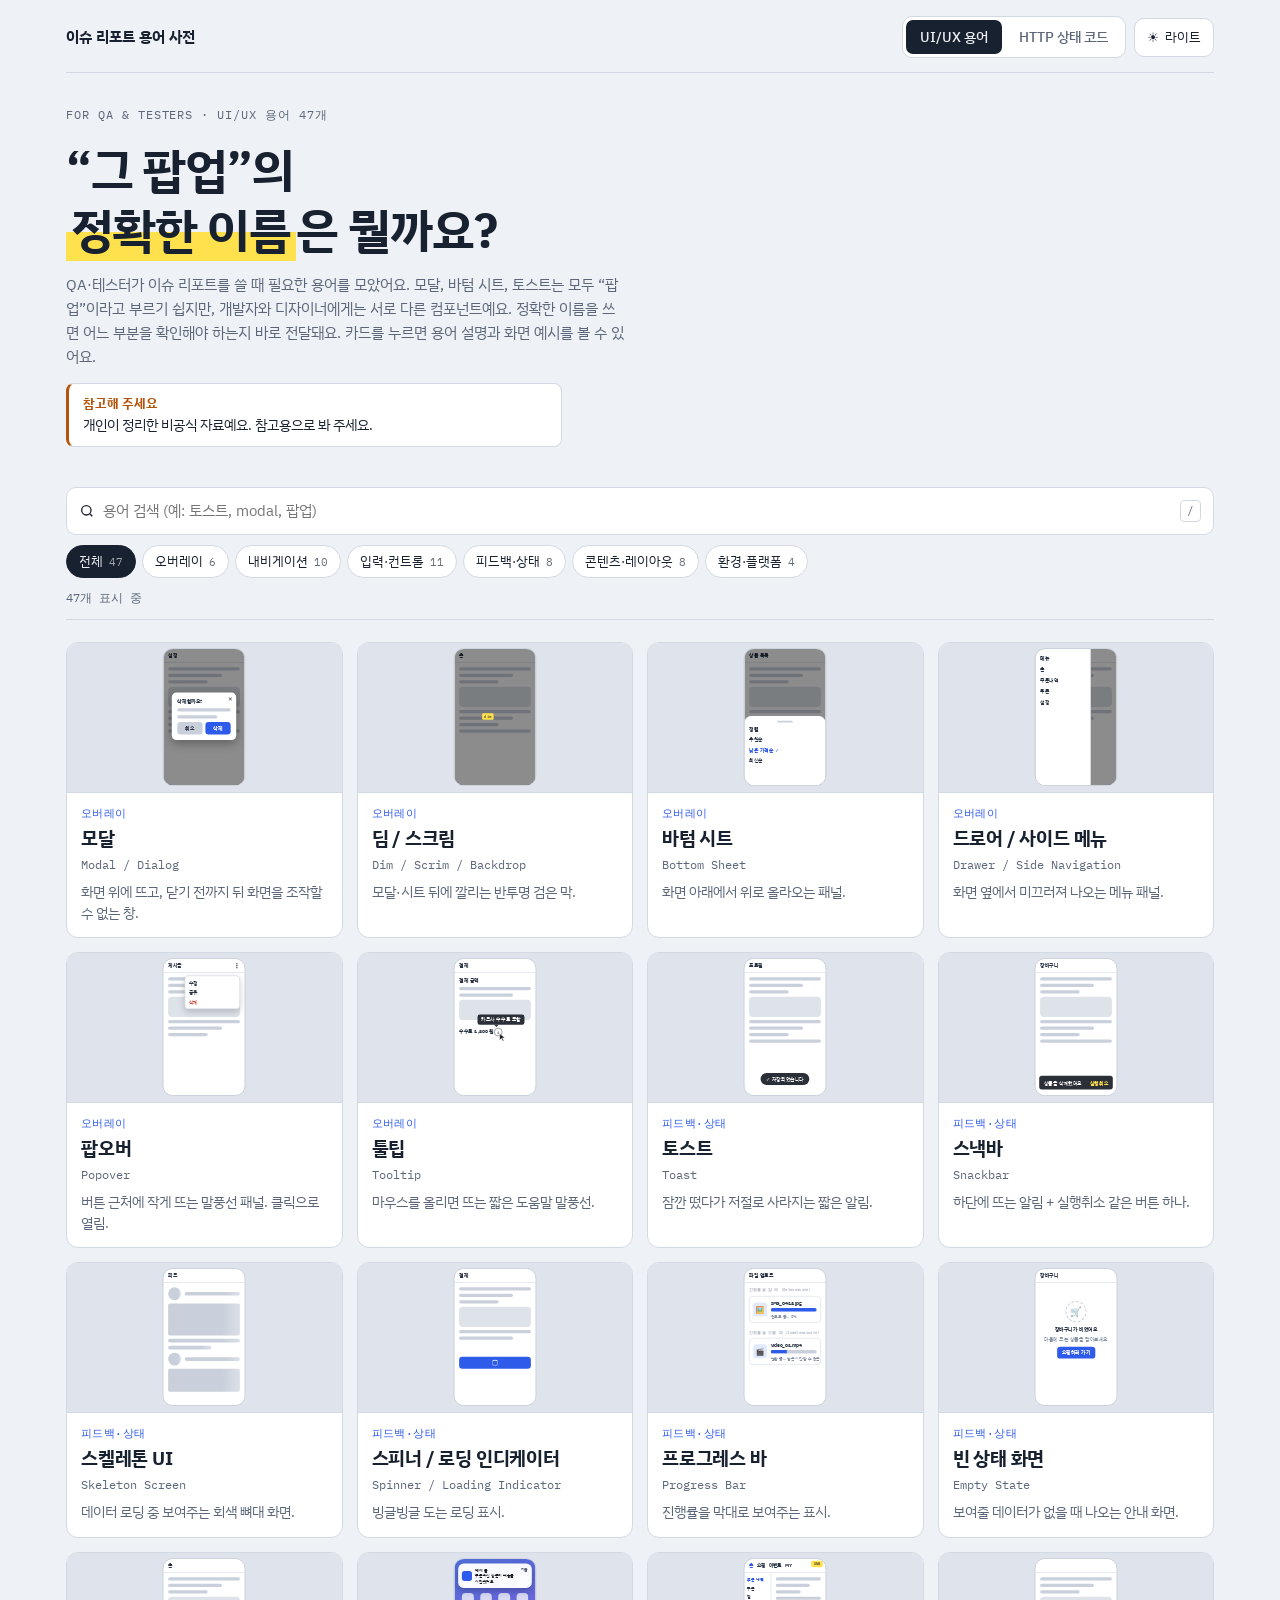
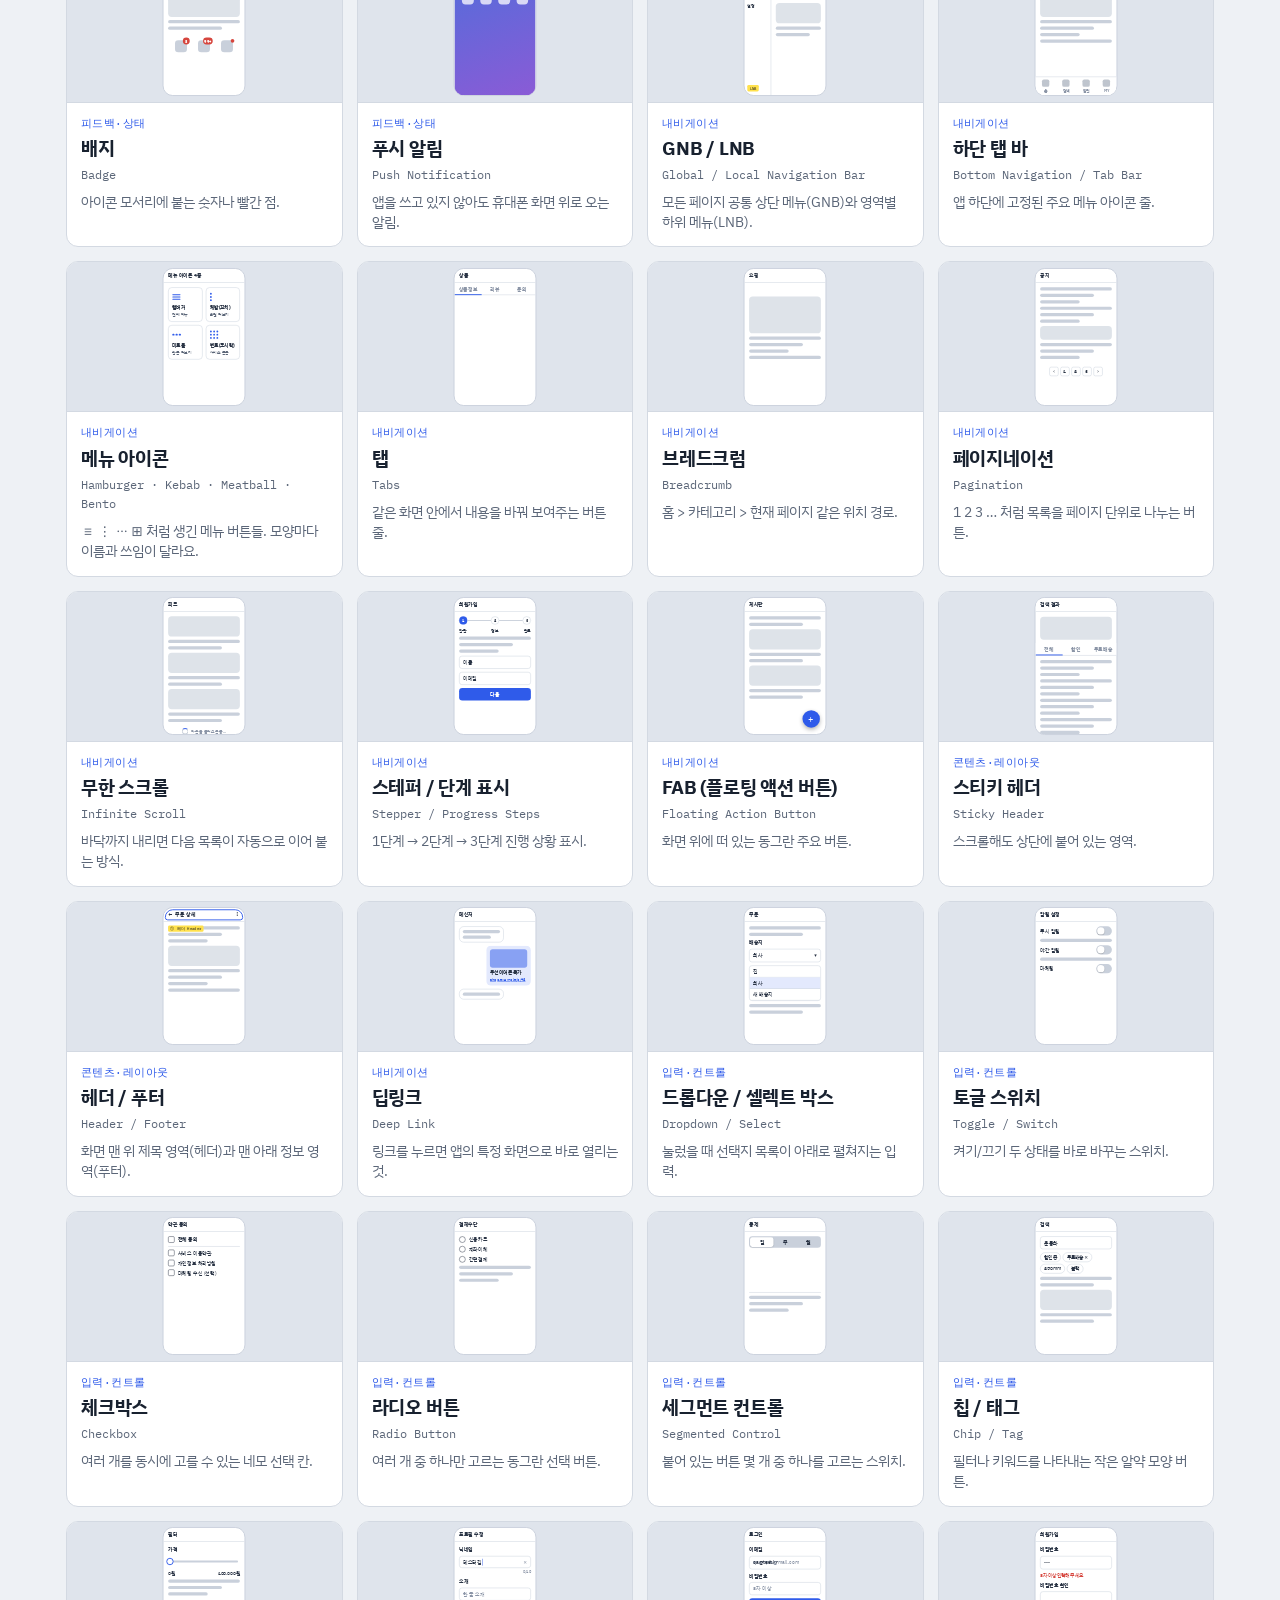
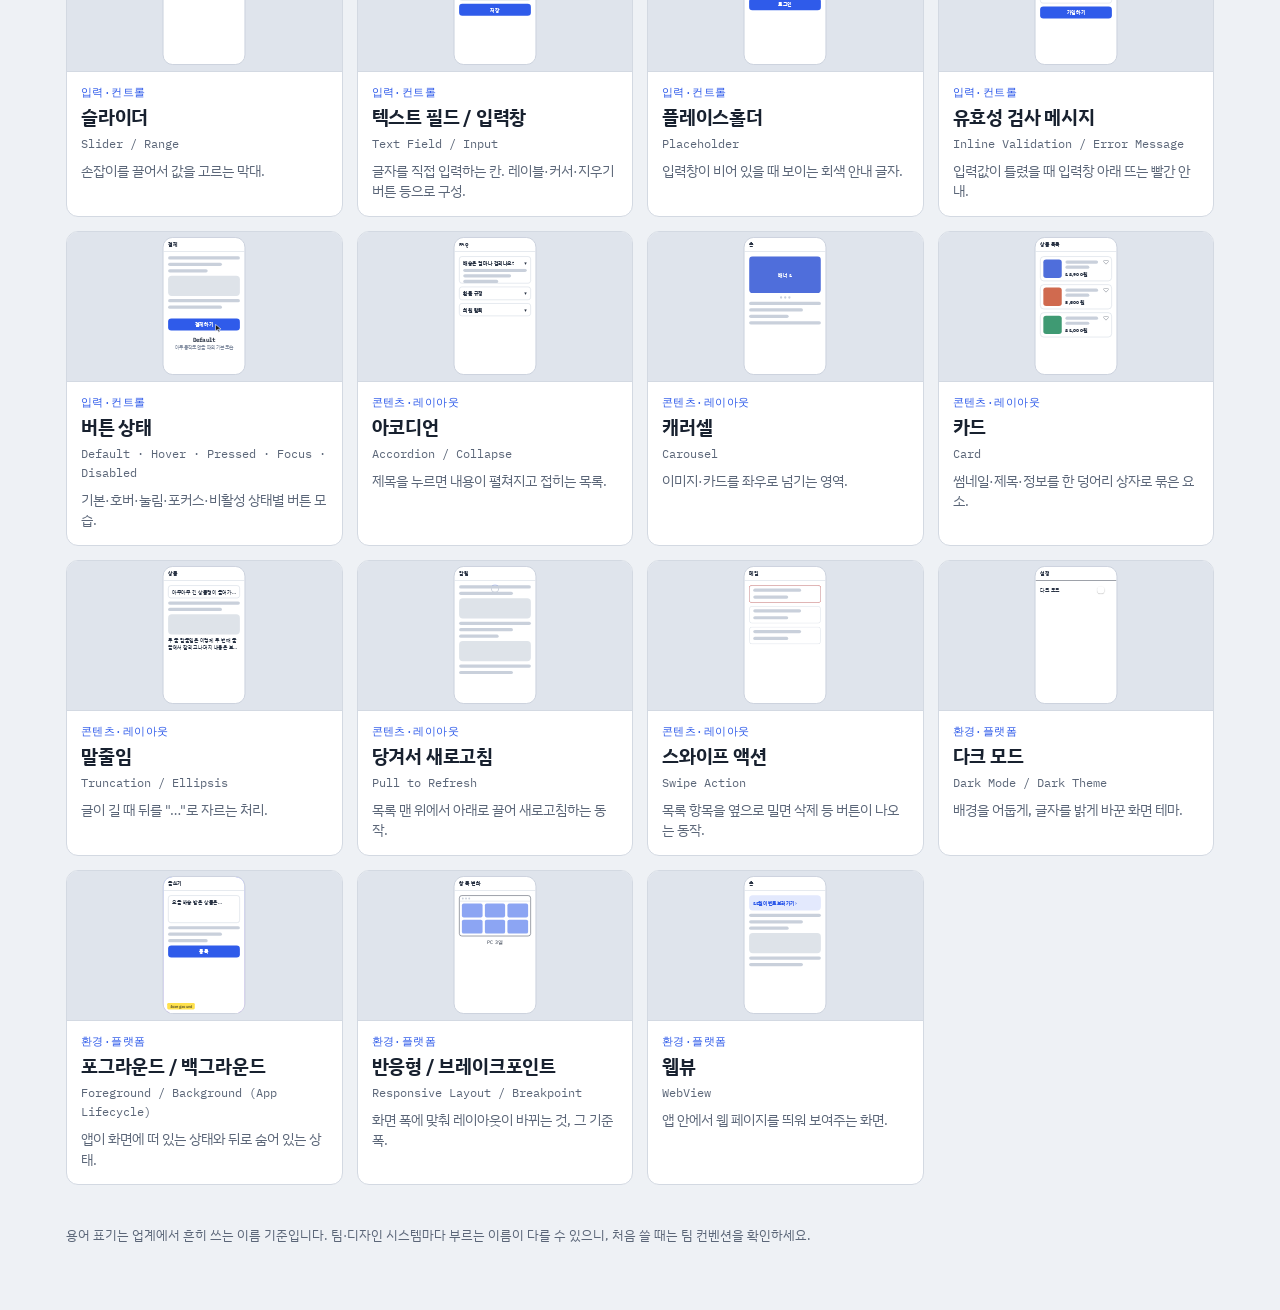
<file: index.html>
<!doctype html>
<html lang="ko">
<head>
<meta charset="utf-8">
<meta name="viewport" content="width=device-width, initial-scale=1, viewport-fit=cover">
<title>이슈 리포트 용어 사전</title>
<!-- 검색·공유 미리보기 -->
<meta name="description" content="QA·테스터가 이슈 리포트에 쓰는 UI/UX 용어(모달, 바텀 시트, 토스트 등)와 HTTP 상태 코드(404, 500 등)를 화면 예시와 함께 정리한 용어 사전.">
<link rel="canonical" href="https://nemobin42.github.io/qa-glossary/">
<meta property="og:type" content="website">
<meta property="og:locale" content="ko_KR">
<meta property="og:site_name" content="이슈 리포트 용어 사전">
<meta property="og:title" content="이슈 리포트 용어 사전">
<meta property="og:description" content="QA·테스터가 이슈 리포트에 쓰는 UI/UX 용어(모달, 바텀 시트, 토스트 등)와 HTTP 상태 코드(404, 500 등)를 화면 예시와 함께 정리한 용어 사전.">
<meta property="og:url" content="https://nemobin42.github.io/qa-glossary/">
<meta name="twitter:card" content="summary">
<script type="application/ld+json">{"@context":"https://schema.org","@type":"WebSite","name":"이슈 리포트 용어 사전","url":"https://nemobin42.github.io/qa-glossary/","inLanguage":"ko","description":"QA·테스터가 이슈 리포트에 쓰는 UI/UX 용어(모달, 바텀 시트, 토스트 등)와 HTTP 상태 코드(404, 500 등)를 화면 예시와 함께 정리한 용어 사전."}</script>
<link rel="preconnect" href="https://fonts.googleapis.com">
<link rel="stylesheet" href="https://fonts.googleapis.com/css2?family=IBM+Plex+Sans+KR:wght@400;500;700&family=IBM+Plex+Mono:wght@400;500&display=swap">
<link rel="stylesheet" href="css/common.css">
<link rel="stylesheet" href="css/ui-demo.css">
<link rel="stylesheet" href="css/status-demo.css">
<!-- 테마를 그리기 전에 적용 (깜빡임 방지). 저장된 값이 'dark'가 아니면 라이트 -->
<script>{let t='light';try{if(localStorage.getItem('theme')==='dark')t='dark'}catch(e){}document.documentElement.dataset.theme=t}</script>
</head>
<body>
<div class="wrap">
  <nav class="site-nav" aria-label="사전 종류">
    <a class="brand" href="#ui">이슈 리포트 용어 사전</a>
    <div class="nav-r">
      <div class="gnb-tabs"><a href="#ui" data-s="ui">UI/UX 용어</a><a href="#http" data-s="http">HTTP 상태 코드</a></div>
      <button type="button" class="theme-btn" id="theme"></button>
    </div>
  </nav>
  <!-- 문구는 사전별로 app.js의 DICTS에서 채움. 아래는 JS 실행 전·검색 로봇용 기본 문구(UI/UX 사전) -->
  <header class="hero">
    <span class="eyebrow" id="eyebrow">For QA &amp; Testers · UI/UX 용어</span>
    <h1 id="h1">“그 팝업”의<br><mark>정확한 이름</mark>은 뭘까요?</h1>
    <p class="lede" id="lede">QA·테스터가 이슈 리포트를 쓸 때 필요한 용어를 모았어요. 모달, 바텀 시트, 토스트는 모두 “팝업”이라고 부르기 쉽지만, 개발자와 디자이너에게는 서로 다른 컴포넌트예요. 정확한 이름을 쓰면 어느 부분을 확인해야 하는지 바로 전달돼요. 카드를 누르면 용어 설명과 화면 예시를 볼 수 있어요.</p>
    <!-- 안내 문구: 두 사전 모두에 보임. 내용의 기준(업계 이름·RFC 9110)과 팀 기준 확인 안내는 하단 문구(#foot)가 맡음 -->
    <p class="notice" role="note"><b>참고해 주세요</b>개인이 정리한 비공식 자료예요. 참고용으로 봐 주세요.</p>
  </header>

  <div class="toolbar">
    <label class="search" for="q">
      <svg width="16" height="16" viewBox="0 0 24 24" fill="none" stroke="currentColor" stroke-width="2" aria-hidden="true"><circle cx="11" cy="11" r="7"/><path d="m20 20-3.5-3.5"/></svg>
      <input id="q" type="search" placeholder="" autocomplete="off">
      <kbd>/</kbd>
    </label>
    <div class="cats" id="cats" role="group" aria-label="분류"></div>
    <span class="count" id="count"></span>
  </div>

  <main class="grid" id="grid"></main>
  <footer id="foot"></footer>
</div>

<div class="overlay" id="ov" hidden>
  <div class="dialog" role="dialog" aria-modal="true" aria-labelledby="d-title">
    <div class="d-stage"><div id="d-demo"></div><span class="note" id="d-note"></span></div>
    <div class="d-body">
      <div class="d-head">
        <div><span class="cat" id="d-cat"></span>
        <h2 id="d-title"></h2><span class="en" id="d-en"></span></div>
        <button type="button" class="close" id="d-close" aria-label="닫기">✕</button>
      </div>
      <section><h4>설명</h4><p id="d-desc"></p></section>
      <section id="d-when-s"><h4>이럴 때 보여요</h4><ul id="d-when"></ul></section>
      <section id="d-tip-s"><h4>보고할 때 팁</h4><p id="d-tip"></p></section>
      <section><h4 id="d-rel-h"></h4><div class="rels" id="d-rels"></div></section>
    </div>
  </div>
</div>

<script src="js/ui-terms.js"></script>
<script src="js/status-codes.js"></script>
<script src="js/app.js"></script>
</body>
</html>
</file>
<file: css/common.css>
/* Layout: GNB(사전 전환) → 검색·필터 바 → 카드 그리드, 카드 → 상세 팝업(화면 예시 + 설명) */
:root{
  --bg:#eef1f5; --surface:#ffffff; --ink:#18212f; --muted:#5b6678; --line:#d3d9e2;
  --accent:#2f5bea; --accent-soft:#e3e9fd; --mark:#ffe14d; --bad:#d6453d; --good:#1f8a5b; --warn:#b45309; --on-accent:#fff;
  --stage:#dfe4ec; --phone:#ffffff; --phone-ink:#2a3445; --phone-line:#c9d0db; --phone-sub:#8b95a7;
  --f-display:"IBM Plex Sans KR",system-ui,-apple-system,"Apple SD Gothic Neo","Malgun Gothic",sans-serif;
  --f-body:"IBM Plex Sans KR",system-ui,-apple-system,"Apple SD Gothic Neo","Malgun Gothic",sans-serif;
  --f-mono:"IBM Plex Mono",ui-monospace,Menlo,Consolas,monospace;
  padding-top:env(safe-area-inset-top,0px);padding-bottom:env(safe-area-inset-bottom,0px);
}
/* 테마: 기본은 라이트(위 :root), 테마 버튼으로 다크를 고르면 data-theme="dark"로 아래 값을 씀 */
:root[data-theme="light"]{color-scheme:light}
:root[data-theme="dark"]{
  --bg:#121721; --surface:#1b2230; --ink:#e7ecf3; --muted:#9aa5b8; --line:#2c3546;
  --accent:#7d9bff; --accent-soft:#232d48; --mark:#e8c93a; --bad:#ff7b72; --good:#4fc98e; --warn:#f0a35e; --on-accent:#0d1424;
  --stage:#2a3448; --phone:#1a212d; --phone-ink:#d7deea; --phone-line:#3a4559; color-scheme:dark}
*{box-sizing:border-box}
img{max-width:100%}
[hidden]{display:none!important}
body{margin:0;background:var(--bg);color:var(--ink);font-family:var(--f-body);font-size:15px;line-height:1.6}
.wrap{max-width:1180px;margin:0 auto;padding-left:max(16px,env(safe-area-inset-left,0px));padding-right:max(16px,env(safe-area-inset-right,0px));padding-block:16px 64px}
/* GNB(.site-nav — 데모용 .gnb와 겹치지 않게 다른 이름): 사전 종류 전환 (UI/UX 용어 · HTTP 상태 코드) */
.site-nav{display:flex;align-items:center;justify-content:space-between;gap:10px 16px;flex-wrap:wrap;padding-bottom:14px;border-bottom:1px solid var(--line);margin-bottom:32px}
.site-nav .brand{font-weight:700;font-size:15px;color:var(--ink);text-decoration:none}
.gnb-tabs{display:flex;gap:3px;background:var(--surface);border:1px solid var(--line);border-radius:10px;padding:3px}
.gnb-tabs a{font-size:14px;font-weight:500;color:var(--muted);text-decoration:none;padding:6px 14px;border-radius:7px}
.gnb-tabs a:hover{color:var(--ink)}
.gnb-tabs a[aria-current="page"]{background:var(--ink);color:var(--bg)}
.nav-r{display:flex;align-items:center;gap:8px;flex-wrap:wrap}
/* 테마 버튼: 자동 → 라이트 → 다크 */
.theme-btn{font:inherit;font-size:13px;display:inline-flex;align-items:center;gap:6px;border:1px solid var(--line);background:var(--surface);color:var(--ink);border-radius:10px;padding:8px 12px;cursor:pointer}
.theme-btn:hover{border-color:var(--accent)}
header.hero{display:grid;gap:14px;margin-bottom:28px}
.eyebrow{font-family:var(--f-mono);font-size:12px;letter-spacing:.08em;color:var(--muted);text-transform:uppercase}
h1{font-family:var(--f-display);font-weight:700;font-size:clamp(30px,5.2vw,48px);line-height:1.25;letter-spacing:-.02em;margin:0;text-wrap:balance}
h1 mark{background:linear-gradient(transparent 55%,var(--mark) 55%);color:inherit;padding:0 .1em}
.lede{max-width:62ch;color:var(--muted);margin:0}
/* 안내 문구 (개인이 정리한 비공식 자료라 참고용) */
.notice{max-width:62ch;margin:0;padding:10px 14px;border:1px solid var(--line);border-left:3px solid var(--warn);border-radius:8px;background:var(--surface);color:var(--ink);font-size:13.5px;line-height:1.55}
.notice b{display:block;color:var(--warn);font-size:12.5px;margin-bottom:2px}
.toolbar{position:sticky;top:env(safe-area-inset-top,0px);z-index:5;background:var(--bg);padding-block:12px;display:grid;gap:10px;border-bottom:1px solid var(--line);margin-bottom:22px}
body::before{content:"";position:fixed;inset:0 0 auto;height:env(safe-area-inset-top,0px);z-index:10;background:var(--bg)}
.search{display:flex;align-items:center;gap:8px;background:var(--surface);border:1px solid var(--line);border-radius:10px;padding:0 12px}
.search input{flex:1;min-width:0;border:0;background:transparent;color:var(--ink);font:inherit;padding:11px 0;outline:none}
.search:focus-within{border-color:var(--accent);box-shadow:0 0 0 3px var(--accent-soft)}
.search kbd{font-family:var(--f-mono);font-size:11px;color:var(--muted);border:1px solid var(--line);border-radius:4px;padding:1px 6px}
.cats{display:flex;gap:6px;flex-wrap:wrap}
.cats button{font:inherit;font-size:13px;border:1px solid var(--line);background:var(--surface);color:var(--ink);border-radius:999px;padding:5px 12px;cursor:pointer}
.cats button[aria-pressed="true"]{background:var(--ink);color:var(--bg);border-color:var(--ink)}
.cats .n{font-family:var(--f-mono);font-size:11px;margin-left:6px;opacity:.65}
.cats .dot{display:inline-block;width:8px;height:8px;border-radius:50%;background:var(--c);margin-right:6px;vertical-align:1px}
.site-nav a:focus-visible,.theme-btn:focus-visible,.cats button:focus-visible,.card:focus-visible,.close:focus-visible,.rel:focus-visible{outline:2px solid var(--accent);outline-offset:2px}
.count{font-family:var(--f-mono);font-size:12px;color:var(--muted)}
.grid{display:grid;grid-template-columns:repeat(auto-fill,minmax(230px,1fr));gap:14px}
.card{text-align:left;font:inherit;color:inherit;background:var(--surface);border:1px solid var(--line);border-radius:12px;padding:0;cursor:pointer;display:grid;grid-template-rows:auto 1fr;overflow:hidden;transition:transform .15s,border-color .15s,box-shadow .15s}
.card:hover{transform:translateY(-2px);border-color:var(--accent);box-shadow:0 6px 18px -10px var(--accent)}
.card .mini{height:150px;background:var(--stage);position:relative;overflow:hidden;border-bottom:1px solid var(--line)}
.card .body{padding:12px 14px 14px;display:grid;gap:4px;align-content:start;min-width:0}
.card .cat{font-family:var(--f-mono);font-size:11px;color:var(--accent);letter-spacing:.04em}
.card .cat:is(.s2,.s3,.s4,.s5){color:var(--c)}
/* 화면 밖 카드는 썸네일 애니메이션 멈춤 (app.js가 .off를 붙임) */
.card.off .mini *{animation-play-state:paused!important}
.card h3{margin:0;font-family:var(--f-display);font-weight:700;font-size:19px;line-height:1.3;letter-spacing:-.01em}
.card .en{font-family:var(--f-mono);font-size:12px;color:var(--muted)}
.card p{margin:4px 0 0;font-size:13.5px;color:var(--muted);line-height:1.5}
.empty{grid-column:1/-1;text-align:center;color:var(--muted);padding:48px 0}
/* modal */
.overlay{position:fixed;inset:0;z-index:20;background:rgba(10,14,22,.55);display:grid;place-items:center;padding:max(16px,env(safe-area-inset-top,0px)) max(16px,env(safe-area-inset-right,0px)) max(16px,env(safe-area-inset-bottom,0px)) max(16px,env(safe-area-inset-left,0px));animation:fade .2s}
.dialog{background:var(--surface);color:var(--ink);border-radius:16px;width:min(880px,100%);max-height:100%;overflow:auto;display:grid;grid-template-columns:minmax(0,1fr) minmax(0,1.15fr);animation:pop .22s cubic-bezier(.2,.9,.3,1.2)}
.d-stage{background:var(--stage);display:grid;place-items:center;padding:28px 16px;min-height:340px;position:relative}
.d-stage .note{position:absolute;left:12px;bottom:10px;font-family:var(--f-mono);font-size:11px;color:var(--muted)}
.d-body{padding:24px 26px 26px;display:grid;gap:16px;align-content:start;min-width:0}
.d-head{display:flex;justify-content:space-between;gap:12px;align-items:start}
.d-head h2{font-family:var(--f-display);font-weight:700;font-size:28px;letter-spacing:-.02em;margin:0;line-height:1.1}
.d-head .cat{font-family:var(--f-mono);font-size:12px;color:var(--accent)}
.d-head .en{font-family:var(--f-mono);font-size:13px;color:var(--muted)}
.close{border:1px solid var(--line);background:var(--surface);color:var(--ink);border-radius:8px;width:34px;height:34px;font-size:18px;cursor:pointer;flex:none}
.d-body h4{margin:0 0 6px;font-size:12px;font-family:var(--f-mono);letter-spacing:.06em;color:var(--muted);text-transform:uppercase;font-weight:500}
.d-body p{margin:0}
.d-body ul{margin:0;padding-left:18px;display:grid;gap:3px}
.rels{display:flex;gap:6px;flex-wrap:wrap}
.rel{font:inherit;font-size:13px;border:1px dashed var(--accent);color:var(--accent);background:transparent;border-radius:6px;padding:3px 10px;cursor:pointer}
footer{margin-top:40px;color:var(--muted);font-size:13px}
@keyframes fade{from{opacity:0}}
@keyframes pop{from{opacity:0;transform:translateY(12px) scale(.97)}}
@media (max-width:720px){.dialog{grid-template-columns:1fr}.d-stage{min-height:280px}.d-body{padding:20px}}
</file>
<file: css/ui-demo.css>
/* UI/UX 용어 화면 예시(미니 휴대폰) 및 애니메이션 */
/* ===== 데모용 미니 휴대폰 ===== */
.ph{width:180px;height:300px;background:var(--phone);border:2px solid var(--phone-line);border-radius:22px;position:relative;overflow:hidden;color:var(--phone-ink);font-family:var(--f-body);font-size:11px;line-height:1.3;flex:none}
.card .mini .ph{position:absolute;left:50%;top:50%;transform:translate(-50%,-50%) scale(.46);transform-origin:center}
.ph .hd{height:30px;border-bottom:1px solid var(--phone-line);display:flex;align-items:center;gap:6px;padding:0 10px;font-weight:700;font-size:11px}
.ph .pg{padding:10px;display:grid;gap:7px}
.ln{height:7px;border-radius:4px;background:var(--phone-line)}
.ln.s{width:55%}.ln.m{width:75%}
.blk{height:44px;border-radius:8px;background:var(--phone-line);opacity:.6}
.btn{background:var(--accent);color:var(--on-accent);border-radius:7px;padding:6px 10px;font-weight:700;text-align:center;font-size:11px}
.cur{position:absolute;width:14px;height:20px;z-index:9;line-height:0}
.dim{position:absolute;inset:0;background:rgba(0,0,0,.45)}
.lbl{position:absolute;font-family:var(--f-mono);font-size:9px;background:var(--mark);color:#1a1a1a;padding:1px 5px;border-radius:3px;z-index:8}
@media (prefers-reduced-motion:reduce){.ph:not(.still) *{animation:none!important}}
/* 정적 예시: 애니메이션을 대표 장면에서 멈춤 */
.ph.still *,.ph.still *::after{animation-play-state:paused!important;animation-delay:var(--d)!important}

/* modal */
.dm-dim{animation:dmDim 3.2s infinite}
.dm-box{position:absolute;left:18px;right:18px;top:95px;background:var(--phone);border-radius:10px;padding:12px;display:grid;gap:8px;animation:dmBox 3.2s infinite;box-shadow:0 8px 20px rgba(0,0,0,.3)}
.dm-box .x{position:absolute;right:8px;top:6px;font-size:12px}
@keyframes dmDim{0%,15%{opacity:0}25%,80%{opacity:1}90%,100%{opacity:0}}
@keyframes dmBox{0%,15%{opacity:0;transform:scale(.85)}25%,80%{opacity:1;transform:scale(1)}90%,100%{opacity:0;transform:scale(.9)}}
/* toast */
.ts{position:absolute;left:50%;bottom:22px;transform:translateX(-50%);background:#2b2f38;color:#fff;border-radius:18px;padding:6px 12px;white-space:nowrap;animation:ts 3s infinite}
@keyframes ts{0%,10%{opacity:0;transform:translate(-50%,20px)}20%,70%{opacity:1;transform:translate(-50%,0)}85%,100%{opacity:0;transform:translate(-50%,0)}}
/* snackbar */
.sb{position:absolute;left:8px;right:8px;bottom:12px;background:#2b2f38;color:#fff;border-radius:6px;padding:8px 10px;display:flex;justify-content:space-between;animation:sb 3.4s infinite}
.sb span:last-child{color:var(--mark);font-weight:700}
@keyframes sb{0%,10%{transform:translateY(60px)}22%,78%{transform:translateY(0)}90%,100%{transform:translateY(60px)}}
/* tooltip */
.tt-icon{width:18px;height:18px;border-radius:50%;border:1.5px solid var(--phone-ink);display:grid;place-items:center;font-size:10px;font-weight:700;font-family:Georgia,serif}
.tt-lab{position:absolute;left:10px;top:151px;font-weight:700}
.tt-ic{position:absolute;left:86px;top:150px;animation:ttI 3s infinite}
@keyframes ttI{0%,30%,72%,100%{color:inherit;border-color:var(--phone-ink)}36%,68%{color:var(--accent);border-color:var(--accent)}}
.tt{position:absolute;left:50px;top:121px;white-space:nowrap;background:#2b2f38;color:#fff;border-radius:5px;padding:4px 8px;animation:tt 3s infinite}
.tt::after{content:"";position:absolute;left:36px;bottom:-5px;border:5px solid transparent;border-bottom:0;border-top-color:#2b2f38}
.tt-cur{left:97px;top:161px;animation:ttc 3s infinite}
@keyframes ttc{0%{transform:translate(60px,70px)}30%,70%{transform:translate(0,0)}100%{transform:translate(60px,70px)}}
@keyframes tt{0%,30%{opacity:0}38%,68%{opacity:1}76%,100%{opacity:0}}
/* popover */
.pv{position:absolute;right:10px;top:36px;width:120px;background:var(--phone);border:1px solid var(--phone-line);border-radius:8px;padding:8px;display:grid;gap:6px;box-shadow:0 6px 16px rgba(0,0,0,.2);animation:pv 3.2s infinite;transform-origin:top right}
@keyframes pv{0%,20%{opacity:0;transform:scale(.8)}30%,75%{opacity:1;transform:scale(1)}85%,100%{opacity:0}}
/* bottom sheet */
.bs{position:absolute;left:0;right:0;bottom:0;height:150px;background:var(--phone);border-radius:14px 14px 0 0;padding:10px;display:grid;gap:8px;align-content:start;animation:bs 3.4s infinite}
.bs .grab{width:34px;height:4px;border-radius:2px;background:var(--phone-line);justify-self:center}
@keyframes bs{0%,15%{transform:translateY(160px)}30%,75%{transform:translateY(0)}90%,100%{transform:translateY(160px)}}
/* drawer */
/* 드로어 패널 (드로어·햄버거 데모 공통) */
.dr,.hb-dr{position:absolute;left:0;top:0;bottom:0;width:120px;background:var(--phone);border-right:1px solid var(--phone-line);padding:12px 10px;display:grid;gap:10px;align-content:start}
.dr{animation:dr 3.4s infinite}
@keyframes dr{0%,15%{transform:translateX(-125px)}30%,75%{transform:translateX(0)}90%,100%{transform:translateX(-125px)}}
/* dropdown */
.dd{border:1px solid var(--phone-line);border-radius:6px;padding:6px 8px;display:flex;justify-content:space-between}
.dd-list{border:1px solid var(--phone-line);border-radius:6px;overflow:hidden;animation:ddl 3.2s infinite;transform-origin:top}
.dd-list div{padding:5px 8px;border-bottom:1px solid var(--phone-line)}
.dd-list div:nth-child(2){background:var(--accent-soft)}
@keyframes ddl{0%,20%{transform:scaleY(0);opacity:0}30%,75%{transform:scaleY(1);opacity:1}85%,100%{transform:scaleY(0);opacity:0}}
/* accordion */
.ac{border:1px solid var(--phone-line);border-radius:6px;overflow:hidden}
.ac .h{padding:6px 8px;display:flex;justify-content:space-between;font-weight:700}
.ac .h i{font-style:normal;display:inline-block;animation:acArr 3.4s infinite}
.ac .c{padding:0 8px;display:grid;gap:5px;animation:acB 3.4s infinite;overflow:hidden}
@keyframes acB{0%,20%{max-height:0;padding-block:0}35%,75%{max-height:60px;padding-block:6px}90%,100%{max-height:0;padding-block:0}}
@keyframes acArr{0%,20%{transform:rotate(0)}35%,75%{transform:rotate(180deg)}90%,100%{transform:rotate(0)}}
/* tab */
.tb{display:flex;border-bottom:1px solid var(--phone-line);position:relative}
.tb span{flex:1;text-align:center;padding:6px 0;font-weight:700;color:var(--phone-sub);animation:tbL 6s infinite}
.tb .ind{position:absolute;bottom:-1px;left:0;width:33.3%;height:2px;background:var(--accent);animation:tbi 6s infinite}
/* 탭마다 2초씩: 밑줄이 옮겨 가고, 아래 내용이 전혀 다른 화면으로 바뀜 */
.tb-pg{position:absolute;left:0;right:0;top:57px;bottom:0;overflow:hidden}
.tb-p{position:absolute;inset:0;padding:10px;display:grid;gap:7px;align-content:start;opacity:0;animation:tbP 6s infinite}
.tb span:nth-child(2),.tb-p:nth-child(2){animation-delay:-4s}
.tb span:nth-child(3),.tb-p:nth-child(3){animation-delay:-2s}
.tb-p .blk.big{height:90px}
.tb-rv{display:grid;gap:4px;padding-bottom:7px;border-bottom:1px solid var(--phone-line)}
.tb-rv:last-child{border-bottom:0}
.tb-st{color:#c27c00;font-size:10px;letter-spacing:1px}
.tb-qa{display:flex;gap:6px;align-items:center}
.tb-qa b{width:14px;height:14px;border-radius:4px;background:var(--accent-soft);color:var(--accent);font-size:8px;display:grid;place-items:center;flex:none}
.tb-qa.a{padding-left:12px;margin-bottom:5px}
.tb-qa.a b{background:var(--phone-line);color:var(--muted)}
.tb-qa .ln{flex:1}
@keyframes tbi{0%,30%{transform:translateX(0)}34%,63%{transform:translateX(100%)}67%,96%{transform:translateX(200%)}100%{transform:translateX(0)}}
@keyframes tbL{0%,32%{color:var(--accent)}35%,100%{color:var(--phone-sub)}}
@keyframes tbP{0%{opacity:0;transform:translateX(14px)}5%,30%{opacity:1;transform:none}34%,100%{opacity:0;transform:none}}
/* carousel */
.cr{overflow:hidden;border-radius:8px}
.cr .track{display:flex;width:300%;animation:cr 6s infinite}
.cr .track div{width:33.33%;height:80px;display:grid;place-items:center;color:#fff;font-weight:700}
.dots{display:flex;gap:4px;justify-content:center}
.dots i{width:5px;height:5px;border-radius:50%;background:var(--phone-line)}
.dots i:nth-child(1){animation:d1 6s infinite}.dots i:nth-child(2){animation:d2 6s infinite}.dots i:nth-child(3){animation:d3 6s infinite}
@keyframes cr{0%,28%{transform:translateX(0)}33%,61%{transform:translateX(-33.33%)}66%,94%{transform:translateX(-66.66%)}100%{transform:translateX(0)}}
@keyframes d1{0%,28%,100%{background:var(--accent)}33%,94%{background:var(--phone-line)}}
@keyframes d2{0%,28%,66%,100%{background:var(--phone-line)}33%,61%{background:var(--accent)}}
@keyframes d3{0%,61%,100%{background:var(--phone-line)}66%,94%{background:var(--accent)}}
/* pagination */
.pn{display:flex;gap:4px;justify-content:center}
.pn span{width:20px;height:20px;border-radius:4px;display:grid;place-items:center;border:1px solid var(--phone-line)}
.pn span:nth-child(2){animation:pn2 4s infinite}.pn span:nth-child(3){animation:pn3 4s infinite}
@keyframes pn2{0%,45%,100%{background:var(--accent);color:var(--on-accent)}50%,95%{background:transparent;color:inherit}}
@keyframes pn3{0%,45%,100%{background:transparent;color:inherit}50%,95%{background:var(--accent);color:var(--on-accent)}}
/* infinite scroll */
/* 목록은 헤더 아래 영역 안에서만 보이게 잘라냄 */
.is-v{position:absolute;left:0;right:0;top:31px;bottom:0;overflow:hidden}
/* 바닥까지 스크롤 → 로딩 표시 → 새 글이 아래에 붙음 → 이어서 스크롤 (7초 반복) */
.is{position:absolute;left:10px;right:10px;top:9px;display:grid;gap:7px;animation:is 7s infinite ease-in-out}
.is-p{display:grid;gap:7px}
.is-ld{display:flex;align-items:center;justify-content:center;gap:6px;height:26px;overflow:hidden;font-size:9px;color:var(--phone-sub);animation:isLd 7s infinite}
.is-ld .spin{width:14px;height:14px;border-width:2px}
.is-new{display:grid;gap:7px;max-height:0;opacity:0;overflow:hidden;border-radius:8px;animation:isNew 7s infinite}
.is-tag{font-size:9px;font-weight:700;color:var(--accent);padding:6px 6px 0}
.is-new .is-p{padding:0 6px 6px}
.is-new .is-p+.is-p{padding-top:0}
@keyframes is{0%,12%{transform:translateY(0);opacity:1}30%,57%{transform:translateY(-62px)}64%{transform:translateY(-62px)}82%,94%{transform:translateY(-178px);opacity:1}99%,100%{transform:translateY(-178px);opacity:0}}
@keyframes isLd{0%,56%{height:26px;opacity:1}60%,100%{height:0;opacity:0}}
@keyframes isNew{0%,56%{max-height:0;opacity:0;background:transparent}62%{max-height:200px;opacity:1;background:var(--accent-soft)}90%,100%{max-height:200px;opacity:1;background:transparent}}
.spin{width:18px;height:18px;border-radius:50%;border:2.5px solid var(--phone-line);border-top-color:var(--accent);animation:spin .8s infinite linear;justify-self:center}
@keyframes spin{to{transform:rotate(360deg)}}
/* breadcrumb */
.bc{display:flex;gap:4px;flex-wrap:wrap;font-size:10px}
.bc span{opacity:0;animation:bcI 4s infinite}
.bc span:nth-child(2){animation-delay:.3s}.bc span:nth-child(3){animation-delay:.6s}.bc span:nth-child(4){animation-delay:.9s}.bc span:nth-child(5){animation-delay:1.2s}
.bc span:last-child{font-weight:700;color:var(--accent)}
@keyframes bcI{0%{opacity:0}10%,85%{opacity:1}100%{opacity:0}}
/* GNB */
.gnb{display:flex;gap:8px;padding:0 10px;height:30px;align-items:center;border-bottom:1px solid var(--phone-line);font-weight:700;font-size:10px}
.gnb b{color:var(--accent)}
.lnb{position:absolute;left:0;top:31px;bottom:0;width:58px;border-right:1px solid var(--phone-line);padding:8px 6px;display:grid;gap:6px;align-content:start;font-size:9.5px}
/* hamburger */
.hb{width:18px;display:grid;gap:3px}
.hb-static i{animation:none!important}
.hb-dr{top:31px;box-shadow:4px 0 12px rgba(0,0,0,.15);animation:hbDr 3s infinite}
@keyframes hbDr{0%,25%,90%,100%{transform:translateX(-130px)}40%,75%{transform:none}}
.hb i{height:2px;background:var(--phone-ink);border-radius:2px;display:block}
.hb i:nth-child(1){animation:hb1 3s infinite}.hb i:nth-child(2){animation:hb2 3s infinite}.hb i:nth-child(3){animation:hb3 3s infinite}
@keyframes hb1{0%,25%,90%,100%{transform:none}40%,75%{transform:translateY(5px) rotate(45deg)}}
@keyframes hb2{0%,25%,90%,100%{opacity:1}40%,75%{opacity:0}}
@keyframes hb3{0%,25%,90%,100%{transform:none}40%,75%{transform:translateY(-5px) rotate(-45deg)}}
/* 메뉴 아이콘 종류: 케밥(세로 점)·미트볼(가로 점)·벤토(3×3 점) + 개요 타일 + 장면 설명 줄 */
.mi{display:inline-grid;gap:2.5px;color:var(--phone-ink);vertical-align:middle}
.mi i{width:3.5px;height:3.5px;border-radius:50%;background:currentColor}
.mi-mb{grid-auto-flow:column}
.mi-bt{grid-template-columns:repeat(3,3.5px)}
.mi-press{display:inline-grid;place-items:center;width:22px;height:22px;border-radius:50%;animation:miP 3.2s infinite}
@keyframes miP{0%,12%,85%,100%{background:transparent}18%,75%{background:var(--accent-soft)}}
.mi-ov{display:grid;grid-template-columns:1fr 1fr;gap:7px}
.mi-t{border:1px solid var(--phone-line);border-radius:8px;padding:9px 8px;display:grid;gap:3px;justify-items:start}
.mi-t .mi-ic{height:22px;display:grid;place-items:center;margin-bottom:3px}
.mi-t .mi,.mi-t .hb{color:var(--accent)}
.mi-t .hb i{background:var(--accent)}
.mi-t .mi i{width:4.5px;height:4.5px}
.mi-t .mi-bt{grid-template-columns:repeat(3,4.5px)}
.mi-t b{font-size:10px}
.mi-t span{font-size:8.5px;color:var(--muted)}
.mi-cap{position:absolute;left:8px;right:8px;bottom:10px;z-index:7;display:grid;grid-template-columns:auto 1fr;column-gap:7px;align-items:center;background:var(--accent-soft);border-radius:8px;padding:6px 8px;font-size:9px;line-height:1.35}
.mi-cap .mi-ic{grid-row:span 2;display:grid;place-items:center;width:18px}
.mi-cap b{color:var(--accent);font-size:10px}
.mi-row{display:flex;align-items:center;gap:8px;padding:8px 0;border-bottom:1px solid var(--phone-line)}
.mi-row-t{flex:1;display:grid;gap:5px}
.mi-apps{position:absolute;right:10px;top:36px;width:132px;background:var(--phone);border:1px solid var(--phone-line);border-radius:10px;padding:10px 8px;display:grid;grid-template-columns:repeat(3,1fr);gap:9px 4px;box-shadow:0 6px 16px rgba(0,0,0,.2);transform-origin:top right;animation:pv 3.2s infinite}
.mi-apps div{display:grid;justify-items:center;gap:3px;font-size:8.5px}
.mi-apps i{width:22px;height:22px;border-radius:6px;background:var(--accent);opacity:.75}
.mi-apps div:nth-child(2n) i{opacity:.45}
/* toggle */
.tg-row{display:flex;justify-content:space-between;align-items:center}
.tg{width:34px;height:20px;border-radius:10px;background:var(--phone-line);position:relative;animation:tgB 3s infinite}
.tg::after{content:"";position:absolute;left:2px;top:2px;width:16px;height:16px;border-radius:50%;background:#fff;box-shadow:0 1px 2px rgba(0,0,0,.3);animation:tgK 3s infinite}
@keyframes tgB{0%,40%,100%{background:var(--phone-line)}50%,90%{background:var(--accent)}}
@keyframes tgK{0%,40%,100%{transform:none}50%,90%{transform:translateX(14px)}}
/* checkbox / radio */
.opt{display:flex;align-items:center;gap:7px}
.cb{width:14px;height:14px;border:1.5px solid var(--phone-ink);border-radius:3px;display:grid;place-items:center;font-size:10px;color:var(--on-accent)}
.cb.on{animation:cbOn 4s infinite}
.cb.on2{animation:cbOn 4s infinite 1s}
@keyframes cbOn{0%,25%,100%{background:transparent;color:transparent}35%,90%{background:var(--accent);border-color:var(--accent);color:var(--on-accent)}}
.rd{width:14px;height:14px;border:1.5px solid var(--phone-ink);border-radius:50%;position:relative}
.rd::after{content:"";position:absolute;inset:2.5px;border-radius:50%;background:var(--accent);opacity:0}
.rd.r1::after{animation:r1 4s infinite}.rd.r2::after{animation:r2 4s infinite}.rd.r3::after{animation:r3 4s infinite}
@keyframes r1{0%,30%{opacity:1}33%,100%{opacity:0}}
@keyframes r2{0%,30%,66%,100%{opacity:0}33%,63%{opacity:1}}
@keyframes r3{0%,63%{opacity:0}66%,97%{opacity:1}}
/* chip */
.chips{display:flex;gap:4px;flex-wrap:wrap}
.chip{border:1px solid var(--phone-line);border-radius:999px;padding:3px 8px;font-size:10px}
.chip.a{animation:chA 3s infinite}
.chip.x{animation:chX 3s infinite}
@keyframes chA{0%,30%,100%{background:transparent;color:inherit}40%,90%{background:var(--accent);color:var(--on-accent);border-color:var(--accent)}}
@keyframes chX{0%,50%{opacity:1;transform:none}65%,100%{opacity:0;transform:scale(.6)}}
/* badge */
.bd-wrap{position:relative;width:26px;height:26px;border-radius:7px;background:var(--phone-line)}
.bd{position:absolute;right:-6px;top:-6px;min-width:15px;height:15px;border-radius:8px;background:var(--bad);color:var(--on-accent);font-size:9px;font-weight:700;display:grid;place-items:center;padding:0 3px;animation:bd 2.5s infinite}
.bd.dot{min-width:8px;width:8px;height:8px;right:-3px;top:-3px;padding:0}
@keyframes bd{0%,20%{transform:scale(0)}30%{transform:scale(1.3)}38%,100%{transform:scale(1)}}
/* skeleton */
.sk{background:linear-gradient(90deg,var(--phone-line) 25%,var(--phone) 50%,var(--phone-line) 75%);background-size:300% 100%;animation:sk 1.4s infinite linear;border-radius:4px}
@keyframes sk{from{background-position:100% 0}to{background-position:-50% 0}}
/* progress */
.pb{height:8px;border-radius:4px;background:var(--phone-line);overflow:hidden}
.pb i{display:block;height:100%;background:var(--accent);animation:pb 3s infinite}
@keyframes pb{0%{width:0}80%,100%{width:100%}}
.pb.ind i{width:35%;animation:pbi 1.4s infinite linear}
@keyframes pbi{from{transform:translateX(-100%)}to{transform:translateX(300%)}}
/* 업로드 파일 카드: 막대와 % 숫자가 함께 오르고, 100%면 완료로 바뀜 */
@property --p{syntax:'<integer>';inherits:false;initial-value:0}
.pf-cap{font-family:var(--f-mono);font-size:9px;color:var(--phone-sub)}
.pf{display:flex;gap:8px;align-items:center;border:1px solid var(--phone-line);border-radius:8px;padding:8px}
.pf-ic{width:30px;height:30px;border-radius:6px;background:var(--accent-soft);display:grid;place-items:center;font-size:14px;flex:none}
.pf-b{flex:1;display:grid;gap:4px;min-width:0}
.pf-b b{font-size:10px}
.pf-s{position:relative;height:11px;font-size:9px;line-height:11px;color:var(--phone-sub);white-space:nowrap}
.pf-s span{position:absolute;left:0;top:0}
.pf-n{counter-reset:p var(--p);animation:pfN 3s infinite linear,pfA 3s infinite}
.pf-n::after{content:"업로드 중… " counter(p) "%"}
.pf-ok{color:#2e9e6a;font-weight:700;opacity:0;animation:pfB 3s infinite}
.pb i.det{animation:pfBar 3s infinite linear}
@keyframes pfN{0%{--p:0}80%,100%{--p:100}}
@keyframes pfBar{0%{width:0;background:var(--accent)}80%{width:100%;background:var(--accent)}84%,100%{width:100%;background:#2e9e6a}}
@keyframes pfA{0%,79%{opacity:1}80%,100%{opacity:0}}
@keyframes pfB{0%,79%{opacity:0}80%,100%{opacity:1}}
/* input / placeholder / validation */
.in{border:1px solid var(--phone-line);border-radius:6px;padding:6px 8px;position:relative;min-height:26px}
.in .ph-t{color:var(--phone-sub);animation:phT 4s infinite}
.in .typed{position:absolute;left:8px;top:6px;overflow:hidden;white-space:nowrap;animation:typ 4s infinite steps(10)}
@keyframes phT{0%,25%{opacity:1}26%,100%{opacity:0}}
@keyframes typ{0%,25%{width:0}60%,100%{width:90px}}
.in.err{animation:inErr 4s infinite}
.vmsg{color:var(--bad);font-size:10px;animation:vm 4s infinite}
@keyframes inErr{0%,45%,100%{border-color:var(--phone-line)}55%,95%{border-color:var(--bad)}}
@keyframes vm{0%,45%,100%{opacity:0}55%,95%{opacity:1}}
/* carousel demo (장면 직접 넘기기) */
.car{position:absolute;inset:0;overflow:hidden;touch-action:pan-y}
.car-t{display:flex;height:100%;transition:transform .35s ease}
.car-s{position:relative;flex:1 0 0;height:100%;overflow:hidden}
/* 강조 테두리: 휴대폰 모서리(안쪽 반경 20px)를 따라 둥글게 */
.car-hl::after{content:"";position:absolute;inset:3px;border:2px solid var(--accent);border-radius:6px;pointer-events:none}
.car-hl.top{position:relative}
.car-hl.top::after{border-radius:17px 17px 6px 6px}
.car-hl.bot::after{border-radius:6px 6px 17px 17px}
.car-dots{position:absolute;left:50%;bottom:8px;transform:translateX(-50%);display:flex;gap:5px;z-index:9}
.car-dots i{width:6px;height:6px;border-radius:50%;background:var(--phone-line)}
.car-dots i.on{background:var(--accent)}
.card .mini .car-dots{display:none}
#d-demo .car-dots{position:static;transform:none;justify-content:center;gap:7px;margin:12px 0 16px}
#d-demo .car-dots i{width:8px;height:8px;cursor:pointer;background:var(--muted);opacity:.35}
#d-demo .car-dots i.on{background:var(--accent);opacity:1}
#d-demo{position:relative}
.car-btn{position:absolute;top:150px;margin-top:-17px;width:34px;height:34px;border:0;border-radius:50%;background:rgba(0,0,0,.5);color:#fff;font-size:20px;line-height:1;display:grid;place-items:center;cursor:pointer;z-index:10;padding:0 0 2px}
.car-btn:hover{background:rgba(0,0,0,.7)}
.car-btn:focus-visible{outline:2px solid var(--mark);outline-offset:2px}
.car-btn.prev{left:-50px}.car-btn.next{right:-50px}
@media (prefers-reduced-motion:reduce){.car-t{transition:none}}
/* button states */
.bst-w{position:relative;margin-top:14px}
.bst-w .cur{right:40px;top:12px}
.def .cur{animation:bDefC 3s infinite ease-in-out}
.hov .bst{animation:bHovB 3s infinite}
.hov .cur{animation:bHovC 3s infinite ease-in-out}
.prs .bst{animation:bPrsB 3s infinite}
.prs .cur{animation:bPrsC 3s infinite}
.foc .bst{animation:bFoc 3s infinite}
.bst-key{position:absolute;right:0;top:-24px;font-family:var(--f-mono);font-size:9px;background:var(--phone);border:1px solid var(--phone-ink);border-radius:4px;padding:1px 5px;animation:bKey 3s infinite}
.dis .bst{opacity:.35}
.dis .cur{animation:bDisC 3s infinite ease-in-out}
.bst-no{position:absolute;right:28px;top:22px;color:var(--bad);font-weight:700;font-size:13px;line-height:1;opacity:0;animation:bNo 3s infinite}
@keyframes bDefC{0%,100%{transform:translate(-80px,-50px)}50%{transform:translate(10px,-72px)}}
@keyframes bHovC{0%,10%,100%{transform:translate(45px,48px)}32%,70%{transform:none}90%{transform:translate(45px,48px)}}
@keyframes bHovB{0%,28%,74%,100%{filter:none}34%,70%{filter:brightness(1.2)}}
@keyframes bPrsB{0%,35%,62%,100%{transform:none;filter:none}42%,55%{transform:scale(.94);filter:brightness(.8)}}
@keyframes bPrsC{0%,35%,62%,100%{transform:none}42%,55%{transform:scale(.85)}}
@keyframes bKey{0%,22%,36%,100%{transform:none;box-shadow:0 2px 0 var(--phone-ink)}27%,32%{transform:translateY(2px);box-shadow:none}}
@keyframes bFoc{0%,30%,92%,100%{box-shadow:none}36%,88%{box-shadow:0 0 0 3px var(--phone),0 0 0 5px var(--mark)}}
@keyframes bDisC{0%,10%,100%{transform:translate(45px,48px)}30%,45%,62%,72%{transform:none}52%{transform:scale(.85)}90%{transform:translate(45px,48px)}}
@keyframes bNo{0%,48%,76%,100%{opacity:0}52%,72%{opacity:1}}
.bst-cap{display:grid;justify-items:center;gap:2px;margin-top:6px}
.bst-cap b{font-family:var(--f-mono);font-size:12px}
.bst-cap span{font-size:10px;color:var(--phone-sub)}
/* FAB */
.fab{position:absolute;right:12px;bottom:14px;width:38px;height:38px;border-radius:50%;background:var(--accent);color:var(--on-accent);display:grid;place-items:center;font-size:20px;box-shadow:0 4px 10px rgba(0,0,0,.3);animation:fab 3s infinite}
@keyframes fab{0%,60%,100%{transform:none}70%{transform:scale(.88)}80%{transform:rotate(45deg)}}
/* sticky */
.stk-h{position:relative;z-index:4;background:var(--phone)}
.stk-c{position:absolute;left:0;right:0;top:31px;padding:10px;display:grid;gap:7px;animation:stkC 4s infinite alternate linear}
.stk-t{position:absolute;left:0;right:0;top:98px;background:var(--phone);z-index:3;animation:stkT 4s infinite alternate linear}
@keyframes stkC{0%,15%{transform:none}60%,100%{transform:translateY(-120px)}}
@keyframes stkT{0%,15%{transform:none}40%,100%{transform:translateY(-67px)}}
/* pull to refresh */
.ptr{position:absolute;left:10px;right:10px;top:40px;display:grid;gap:7px;animation:ptr 3s infinite}
.ptr-spin{position:absolute;left:50%;top:38px;margin-left:-9px;animation:ptrS 3s infinite}
@keyframes ptr{0%,10%{transform:none}35%,70%{transform:translateY(40px)}85%,100%{transform:none}}
@keyframes ptrS{0%,10%{opacity:0;transform:rotate(0)}35%{opacity:1}70%{opacity:1;transform:rotate(540deg)}80%,100%{opacity:0}}
/* stepper */
.stp{display:flex;align-items:center;gap:0}
.stp i{width:18px;height:18px;border-radius:50%;border:1.5px solid var(--phone-line);display:grid;place-items:center;font-style:normal;font-size:9px;flex:none}
.stp b{flex:1;height:2px;background:var(--phone-line)}
.stp i:nth-of-type(1){background:var(--accent);color:var(--on-accent);border-color:var(--accent)}
.stp i:nth-of-type(2){animation:stp2 4s infinite}.stp i:nth-of-type(3){animation:stp3 4s infinite}
.stp b:nth-of-type(1){animation:stb1 4s infinite}.stp b:nth-of-type(2){animation:stb2 4s infinite}
@keyframes stp2{0%,30%,100%{background:transparent;color:inherit;border-color:var(--phone-line)}35%,95%{background:var(--accent);color:var(--on-accent);border-color:var(--accent)}}
@keyframes stp3{0%,65%,100%{background:transparent;color:inherit;border-color:var(--phone-line)}70%,95%{background:var(--accent);color:var(--on-accent);border-color:var(--accent)}}
@keyframes stb1{0%,25%,100%{background:var(--phone-line)}30%,95%{background:var(--accent)}}
@keyframes stb2{0%,60%,100%{background:var(--phone-line)}65%,95%{background:var(--accent)}}
/* ellipsis */
.el{border:1px solid var(--phone-line);border-radius:6px;padding:6px 8px;white-space:nowrap;overflow:hidden;text-overflow:ellipsis;animation:el 4s infinite}
@keyframes el{0%,30%,100%{width:160px}50%,80%{width:90px}}
.el2{display:-webkit-box;-webkit-line-clamp:2;-webkit-box-orient:vertical;overflow:hidden}
/* swipe action */
.sw{position:relative;height:38px;border-radius:6px;overflow:hidden;background:var(--bad)}
.sw .del{position:absolute;right:10px;top:0;bottom:0;display:grid;place-items:center;color:var(--on-accent);font-weight:700}
.sw .row{position:absolute;inset:0;background:var(--phone);border:1px solid var(--phone-line);border-radius:6px;padding:6px 8px;display:grid;gap:5px;animation:sw 3.4s infinite}
@keyframes sw{0%,20%,90%,100%{transform:none}40%,75%{transform:translateX(-50px)}}
/* empty state */
.es{display:grid;gap:8px;justify-items:center;text-align:center;padding-top:40px}
.es .ic{width:46px;height:46px;border-radius:50%;border:2px dashed var(--phone-line);display:grid;place-items:center;font-size:20px;animation:esF 3s infinite ease-in-out}
@keyframes esF{50%{transform:translateY(-5px)}}
/* scroll bar / dim */
.nav-bt{position:absolute;left:0;right:0;bottom:0;height:40px;border-top:1px solid var(--phone-line);display:flex;justify-content:space-around;align-items:center;background:var(--phone)}
/* 하단 탭: 홈→검색→알림→MY 순서로 선택이 옮겨가고, 상단 제목·본문도 함께 바뀜 (1.5초 간격) */
.nav-bt span{display:grid;justify-items:center;gap:3px;font-size:8px;font-weight:700;color:var(--phone-sub);animation:navOn 6s infinite}
.nav-bt i{width:16px;height:16px;border-radius:4px;background:currentColor;opacity:.55;display:block}
.nav-tt{position:relative;display:inline-block;width:40px;height:14px}
.nav-tt b{position:absolute;left:0;top:0;opacity:0;animation:navTt 6s infinite}
.nav-bt span:nth-child(2),.nav-tt b:nth-child(2){animation-delay:-4.5s}
.nav-bt span:nth-child(3),.nav-tt b:nth-child(3){animation-delay:-3s}
.nav-bt span:nth-child(4),.nav-tt b:nth-child(4){animation-delay:-1.5s}
.nav-pg{animation:navPg 1.5s infinite}
@keyframes navOn{0%,24%{color:var(--accent)}25%,100%{color:var(--phone-sub)}}
@keyframes navTt{0%,24%{opacity:1}25%,100%{opacity:0}}
@keyframes navPg{0%{opacity:.2;transform:translateY(4px)}20%,100%{opacity:1;transform:none}}
/* segmented */
.seg{display:flex;background:var(--phone-line);border-radius:7px;padding:2px;position:relative}
.seg span{flex:1;text-align:center;padding:4px 0;z-index:1;font-weight:700;font-size:10px}
.seg .kn{position:absolute;top:2px;bottom:2px;left:2px;width:calc(33.3% - 1.3px);background:var(--phone);border-radius:5px;box-shadow:0 1px 3px rgba(0,0,0,.2);animation:segK 4.5s infinite}
.seg-ch{height:90px;display:flex;align-items:flex-end;gap:6px;padding:6px 4px 0;border-bottom:1px solid var(--phone-line)}
.seg-ch i{flex:1;border-radius:3px 3px 0 0;background:var(--accent);opacity:.7;animation:segBar 4.5s infinite}
/* 선택 배경이 일→주→월로 이동하고, 차트가 그 기간 데이터로 바뀜 */
@keyframes segK{0%,30%,100%{transform:none}36%,63%{transform:translateX(100%)}69%,96%{transform:translateX(200%)}}
@keyframes segBar{0%,30%,100%{height:var(--a)}36%,63%{height:var(--b)}69%,96%{height:var(--c)}}
/* slider */
.sl{height:4px;background:var(--phone-line);border-radius:2px;position:relative;margin:10px 4px}
.sl .fill{position:absolute;left:0;top:0;bottom:0;background:var(--accent);border-radius:2px;animation:slF 3.4s infinite ease-in-out}
.sl .th{position:absolute;top:-6px;width:16px;height:16px;border-radius:50%;background:#fff;border:2px solid var(--accent);margin-left:-8px;animation:slT 3.4s infinite ease-in-out}
@keyframes slF{0%,100%{width:20%}50%{width:80%}}
@keyframes slT{0%,100%{left:20%}50%{left:80%}}
/* card */
.cdx{position:relative;display:flex;gap:8px;align-items:center;border:1px solid var(--phone-line);border-radius:8px;padding:6px;animation:cdx 3s infinite}
.cdx .th{width:40px;height:40px;border-radius:6px;background:#4f6edb;flex:none}
.cdx .tx{flex:1;display:grid;gap:4px}
.cdx .hrt{position:absolute;right:7px;top:4px;font-size:12px}
@keyframes cdx{0%,35%,60%,100%{transform:none;box-shadow:none}42%,52%{transform:scale(.96);box-shadow:0 4px 12px rgba(0,0,0,.2)}}
/* dark mode */
.dk{position:absolute;inset:0;animation:dk 4s infinite}
.dk-hd{height:30px;display:flex;align-items:center;padding:0 10px;font-weight:700;border-bottom:1px solid;animation:dkB 4s infinite}
.dk-ln{height:7px;border-radius:4px;animation:dkL 4s infinite}
.dk-ln.s{width:55%}.dk-ln.m{width:75%}
.dk-blk{height:44px;border-radius:8px;animation:dkL 4s infinite}
.dk-tg{width:34px;height:20px;border-radius:10px;position:relative;animation:dkT 4s infinite}
.dk-tg::after{content:"";position:absolute;left:2px;top:2px;width:16px;height:16px;border-radius:50%;background:#fff;box-shadow:0 1px 2px rgba(0,0,0,.3);animation:dkK 4s infinite}
@keyframes dk{0%,40%,100%{background:#fff;color:#1a1d24}50%,90%{background:#1c1f26;color:#e8eaf0}}
@keyframes dkB{0%,40%,100%{border-color:#e3e6ec}50%,90%{border-color:#3a3f4b}}
@keyframes dkL{0%,40%,100%{background:#e3e6ec}50%,90%{background:#3a3f4b}}
@keyframes dkT{0%,35%,95%,100%{background:#e3e6ec}45%,90%{background:var(--accent)}}
@keyframes dkK{0%,35%,95%,100%{transform:none}45%,90%{transform:translateX(14px)}}
/* foreground / background */
.fg-home{position:absolute;inset:0;background:linear-gradient(160deg,#4f6edb,#8a5bd6);display:grid;grid-template-columns:repeat(4,1fr);gap:14px;padding:34px 16px;align-content:start}
.fg-home i{aspect-ratio:1;border-radius:8px;background:rgba(255,255,255,.75)}
.fg-app{position:absolute;inset:0;background:var(--phone);overflow:hidden;animation:fgA 4.4s infinite}
@keyframes fgA{0%,25%,90%,100%{transform:none;opacity:1;border-radius:0}40%,75%{transform:scale(.3) translateY(260px);opacity:0;border-radius:24px}}
.fg-l1{animation:fgL1 4.4s infinite}.fg-l2{opacity:0;animation:fgL2 4.4s infinite}
@keyframes fgL1{0%,30%,85%,100%{opacity:1}35%,80%{opacity:0}}
@keyframes fgL2{0%,30%,85%,100%{opacity:0}35%,80%{opacity:1}}
/* text field */
.in.tf{animation:tfF 4s infinite}
.in .tf-t{border-right:1.5px solid var(--accent);padding-right:1px;top:5px;line-height:15px;animation:tfT 4s infinite steps(4),tfC .5s infinite steps(1)}
@keyframes tfT{0%,20%{width:0}50%,100%{width:46px}}
.tf-x{position:absolute;right:7px;top:6px;font-size:10px;color:var(--phone-sub);animation:tfX 4s infinite}
.tf-cnt{display:flex;justify-content:flex-end;font-size:9px;line-height:11px;color:var(--phone-sub);margin-top:-4px}
.tf-n{height:11px;overflow:hidden}
.tf-n>span{display:block;animation:tfN 4s infinite steps(4)}
.tf-n i{display:block;height:11px;font-style:normal}
@keyframes tfN{0%,20%{transform:none}50%,100%{transform:translateY(-44px)}}
@keyframes tfF{0%,15%,100%{border-color:var(--phone-line);box-shadow:none}20%,95%{border-color:var(--accent);box-shadow:0 0 0 2px var(--accent-soft)}}
@keyframes tfC{50%{border-right-color:transparent}}
@keyframes tfX{0%,27%,100%{opacity:0}28%,95%{opacity:1}}
/* header / footer */
.hf-ft{position:absolute;left:0;right:0;bottom:0;padding:10px 10px 14px;background:var(--phone-line);font-size:8.5px;line-height:1.6;color:var(--muted);display:grid}
/* responsive */
.rsp{width:156px;justify-self:center;border:1.5px solid var(--phone-ink);border-radius:6px;overflow:hidden;animation:rsp 4.4s infinite ease-in-out}
.rsp-bar{height:12px;border-bottom:1px solid var(--phone-line);display:flex;gap:3px;align-items:center;padding:0 5px}
.rsp-bar i{width:4px;height:4px;border-radius:50%;background:var(--phone-line)}
.rsp-grid{display:flex;flex-wrap:wrap;gap:5px;padding:5px}
.rsp-grid div{flex:1 1 34px;height:30px;border-radius:4px;background:var(--accent);opacity:.55}
@keyframes rsp{0%,20%,100%{width:156px}45%,80%{width:92px}}
.rsp-w{text-align:center;font-family:var(--f-mono);font-size:10px;height:14px;position:relative}
.rsp-w span{position:absolute;inset:0}
.rsp-w span:nth-child(1){animation:fgL1 4.4s infinite}.rsp-w span:nth-child(2){opacity:0;animation:fgL2 4.4s infinite}
/* 공통: 손가락 탭 표시, 탭 뒤 열리는 앱 화면 (5초 반복 — 44% 탭 → 52~94% 화면) */
.tap{position:absolute;width:22px;height:22px;margin:-11px 0 0 -11px;border-radius:50%;background:rgba(47,91,234,.3);border:2px solid rgba(47,91,234,.75);z-index:9;opacity:0;animation:tapT 5s infinite}
@keyframes tapT{0%,38%{opacity:0;transform:scale(.6)}42%{opacity:1;transform:scale(1)}48%,100%{opacity:0;transform:scale(1.7)}}
.app-in{position:absolute;inset:0;background:var(--phone);z-index:6;opacity:0;animation:appIn 5s infinite}
.lbl.app-in-l{opacity:0;animation:appIn 5s infinite}
@keyframes appIn{0%,50%{opacity:0;transform:scale(.94)}58%,94%{opacity:1;transform:none}100%{opacity:0}}
/* push notification */
.pu-bn{position:absolute;left:8px;right:8px;top:10px;z-index:5;display:flex;gap:7px;align-items:center;background:rgba(255,255,255,.96);color:#1a1d24;border-radius:12px;padding:8px;box-shadow:0 6px 16px rgba(0,0,0,.25);font-size:9px;line-height:1.35;animation:puB 5s infinite}
.pu-bn b{display:block;font-size:9.5px}
.pu-bn em{font-style:normal;color:#5b6678;align-self:start;margin-left:auto;white-space:nowrap}
.pu-ic{width:22px;height:22px;border-radius:6px;background:#2f5bea;flex:none}
@keyframes puB{0%,12%{transform:translateY(-70px)}20%,50%{transform:none;opacity:1}56%,100%{transform:none;opacity:0}}
.pu-st{background:var(--accent-soft);border-radius:8px;padding:8px;display:grid;gap:2px}
.pu-st b{color:var(--accent)}
.pu-st span{font-size:9px;color:var(--muted)}
/* deep link */
.dl-chat{gap:9px}
.dl-b{width:62%;border:1px solid var(--phone-line);border-radius:10px;padding:7px;display:grid;gap:5px}
.dl-b.me{justify-self:end;background:var(--accent-soft);border-color:transparent}
.dl-card{display:grid;gap:3px;font-size:9px}
.dl-card b{font-size:10px}
.dl-card span{color:var(--accent);text-decoration:underline}
.dl-th{height:40px;border-radius:6px;background:var(--accent);opacity:.5}
/* webview: 탭 → 아래에서 올라옴 → 로딩 막대 → 웹 내용 → 네이티브/WebView 구분 표시 */
.wv-bn{background:var(--accent-soft);color:var(--accent);border-radius:8px;padding:10px 8px;font-weight:700;font-size:10px}
.wv{position:absolute;inset:0;background:var(--phone);z-index:6;transform:translateY(100%);animation:wvIn 5s infinite}
@keyframes wvIn{0%,48%{transform:translateY(100%)}56%,95%{transform:none;opacity:1}100%{transform:none;opacity:0}}
.wv-pb{position:absolute;left:0;top:30px;height:2px;background:var(--accent);animation:wvP 5s infinite}
@keyframes wvP{0%,54%{width:0;opacity:1}68%{width:100%;opacity:1}72%,100%{width:100%;opacity:0}}
.wv-web{position:absolute;left:6px;right:6px;top:36px;bottom:6px;border:1.5px dashed var(--accent);border-radius:8px;padding:8px;display:grid;gap:7px;align-content:start;opacity:0;animation:wvW 5s infinite}
@keyframes wvW{0%,64%{opacity:0}70%,100%{opacity:1}}
.wv-hero{height:58px;border-radius:6px;background:linear-gradient(135deg,#d9480f,#c2255c);color:#fff;font-weight:700;font-size:12px;display:grid;place-items:center}
.wv-cta{background:#c2255c;color:#fff;border-radius:999px;text-align:center;padding:5px;font-weight:700;font-size:10px}
.wv-url{font-family:var(--f-mono);font-size:8.5px;color:var(--muted);text-align:center}
.lbl.wv-l{opacity:0;animation:wvL 5s infinite}
@keyframes wvL{0%,72%{opacity:0}76%,100%{opacity:1}}
/* 데모 공통 유틸: 애니메이션 끄기, 위험(삭제) 글자색(.danger), 줄 오른쪽 끝으로 */
.ph .na{animation:none!important}
.ph .danger{color:var(--bad)!important}
.ph .end{margin-left:auto!important}
</file>
<file: css/status-demo.css>
/* HTTP 상태 코드: 카드 썸네일(큰 숫자) + 상세의 Network 탭 예시 */
.s2{--c:var(--good)} .s3{--c:var(--accent)} .s4{--c:var(--warn)} .s5{--c:var(--bad)}

/* 카드 썸네일 */
.sc-mini{position:absolute;inset:0;display:grid;grid-auto-flow:column;gap:12px;place-items:center;place-content:center;background:color-mix(in srgb,var(--c) 9%,var(--stage))}
.sc-mini b{font-family:var(--f-mono);font-size:56px;font-weight:500;line-height:1;letter-spacing:-.02em;color:var(--c)}

/* 개발자 도구 Network 탭 */
.net{width:300px;max-width:100%;background:var(--phone);color:var(--phone-ink);border:1px solid var(--phone-line);border-radius:10px;overflow:hidden;font-family:var(--f-mono);font-size:11px;line-height:1.4;box-shadow:0 10px 30px -18px rgba(0,0,0,.5)}
.net-tabs{display:flex;gap:14px;padding:0 10px;border-bottom:1px solid var(--phone-line);color:var(--muted)}
.net-tabs span{padding:7px 0 6px}
.net-tabs .on{color:var(--accent);box-shadow:inset 0 -2px var(--accent)}
.net-row{display:grid;grid-template-columns:minmax(0,1fr) 52px 42px;gap:8px;padding:5px 10px;border-bottom:1px solid var(--phone-line)}
.net-row span{overflow:hidden;text-overflow:ellipsis;white-space:nowrap}
.net-h{font-size:10px;color:var(--muted)}
.net-row.hit{background:color-mix(in srgb,var(--c) 14%,transparent);font-weight:700}
.net-row.hit span:last-child{color:var(--c)}
.net-res{padding:8px 10px 10px;display:grid;gap:4px}
.net-res b{font-size:10px;font-weight:500;color:var(--muted)}
.net-res code{font:inherit;white-space:pre-wrap;word-break:break-all}

/* 이스터 에그 418: 찻주전자 그림 + 피어오르는 김 */
.pot{position:relative;display:block;width:64px;height:44px;color:var(--c)}
.pot svg{display:block;width:100%;height:100%}
.pot i{position:absolute;bottom:100%;left:24px;width:5px;height:12px;border-radius:50%;background:var(--muted);opacity:0;animation:steam 2.4s infinite ease-out}
.pot i:nth-of-type(2){left:30px;animation-delay:-.8s}
.pot i:nth-of-type(3){left:36px;animation-delay:-1.6s}
@keyframes steam{0%{transform:translateY(6px) scale(.6);opacity:0}30%{opacity:.45}100%{transform:translateY(-18px) scale(1.3);opacity:0}}
.sc-art{display:grid;justify-items:center;margin:14px 0 18px}
.sc-art .pot{width:96px;height:66px}
.sc-art .pot i{left:36px;width:7px;height:16px}
.sc-art .pot i:nth-of-type(2){left:45px}
.sc-art .pot i:nth-of-type(3){left:54px}
@media (prefers-reduced-motion:reduce){.pot i{animation:none}}
</file>
